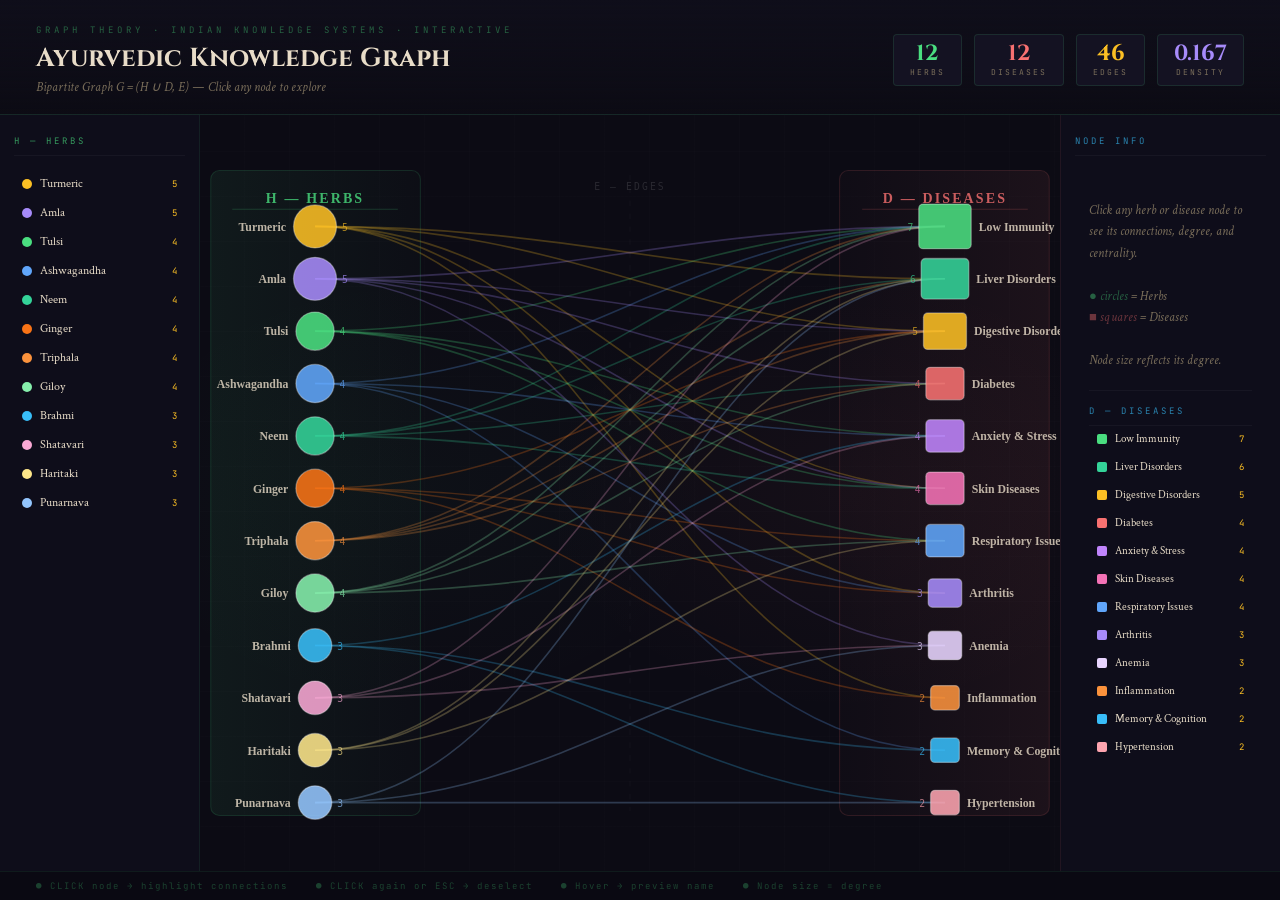
<file: ayurvedic_interactive.html>
<!DOCTYPE html>
<html lang="en">
<head>
<meta charset="UTF-8"/>
<meta name="viewport" content="width=device-width, initial-scale=1.0"/>
<title>Ayurvedic Knowledge Graph — Interactive</title>
<link href="https://fonts.googleapis.com/css2?family=Cinzel:wght@400;600;700&family=Crimson+Text:ital,wght@0,400;0,600;1,400&family=JetBrains+Mono:wght@400;600&display=swap" rel="stylesheet"/>
<style>
  :root {
    --bg:     #0c0b14;
    --bg2:    #141222;
    --bg3:    #1c1930;
    --green:  #4ade80;
    --red:    #f87171;
    --gold:   #fbbf24;
    --purple: #a78bfa;
    --blue:   #38bdf8;
    --text:   #e8dcc8;
    --muted:  #7a6e5a;
    --dim:    #2a2440;
  }
  *, *::before, *::after { box-sizing: border-box; margin: 0; padding: 0; }
  body {
    font-family: 'Crimson Text', Georgia, serif;
    background: var(--bg);
    color: var(--text);
    min-height: 100vh;
    display: flex;
    flex-direction: column;
  }

  /* ── Header ── */
  header {
    padding: 24px 36px 18px;
    border-bottom: 1px solid #4ade8020;
    display: flex; align-items: center; justify-content: space-between; flex-wrap: wrap; gap: 16px;
    background: linear-gradient(180deg, #0f0e1a 0%, transparent 100%);
  }
  .logo-block .eyebrow {
    font-family: 'JetBrains Mono', monospace;
    font-size: 9px; letter-spacing: 4px; color: #4ade8066; margin-bottom: 5px;
  }
  .logo-block h1 {
    font-family: 'Cinzel', serif;
    font-size: clamp(16px, 2.5vw, 26px);
    font-weight: 700; color: var(--text);
  }
  .logo-block .sub {
    font-style: italic; font-size: 13px; color: var(--muted); margin-top: 3px;
  }
  .header-stats { display: flex; gap: 12px; flex-wrap: wrap; }
  .hstat {
    background: var(--bg2); border: 1px solid #4ade8020;
    border-radius: 4px; padding: 8px 16px; text-align: center;
  }
  .hstat .n { font-family: 'Cinzel', serif; font-size: 22px; font-weight: 700; line-height: 1; }
  .hstat .l { font-family: 'JetBrains Mono', monospace; font-size: 8px; letter-spacing: 2px; color: var(--muted); margin-top: 2px; }

  /* ── Layout ── */
  .workspace {
    flex: 1;
    display: grid;
    grid-template-columns: 200px 1fr 220px;
    gap: 0;
    min-height: 0;
  }
  @media (max-width: 900px) {
    .workspace { grid-template-columns: 1fr; }
    .side-panel { display: none; }
  }

  /* ── Side panels ── */
  .side-panel {
    border-right: 1px solid #4ade8015;
    padding: 20px 14px;
    overflow-y: auto;
    background: #0e0d1a;
  }
  .side-panel.right { border-right: none; border-left: 1px solid #f8717115; background: #0e0d1a; }
  .panel-title {
    font-family: 'JetBrains Mono', monospace;
    font-size: 9px; letter-spacing: 3px; margin-bottom: 14px; padding-bottom: 8px;
    border-bottom: 1px solid #ffffff0a;
  }
  .node-list-item {
    display: flex; align-items: center; gap: 8px;
    padding: 6px 8px; border-radius: 4px; cursor: pointer;
    transition: background 0.15s; margin-bottom: 2px;
    font-size: 12px;
  }
  .node-list-item:hover { background: #ffffff0a; }
  .node-list-item.selected { background: #4ade8015; }
  .node-dot {
    width: 10px; height: 10px; border-radius: 50%; flex-shrink: 0;
  }
  .node-sq {
    width: 10px; height: 10px; border-radius: 2px; flex-shrink: 0;
  }
  .node-name { flex: 1; color: var(--text); }
  .node-deg {
    font-family: 'JetBrains Mono', monospace;
    font-size: 9px; color: var(--gold);
  }

  /* ── SVG canvas ── */
  .canvas-wrap {
    position: relative;
    overflow: hidden;
    background:
      radial-gradient(ellipse 55% 45% at 25% 50%, #4ade8007 0%, transparent 65%),
      radial-gradient(ellipse 55% 45% at 75% 50%, #f871710a 0%, transparent 65%),
      repeating-linear-gradient(0deg, transparent, transparent 44px, #ffffff02 44px, #ffffff02 45px),
      repeating-linear-gradient(90deg, transparent, transparent 44px, #ffffff02 44px, #ffffff02 45px);
  }
  #graph-svg {
    width: 100%; height: 100%; display: block;
    cursor: default;
  }

  /* ── Info panel (right) ── */
  .info-box {
    padding: 18px 14px;
    font-size: 13px; line-height: 1.65;
  }
  .info-empty {
    color: var(--muted); font-style: italic; font-size: 13px; margin-top: 12px;
  }
  .info-name {
    font-family: 'Cinzel', serif; font-size: 16px; font-weight: 700; margin-bottom: 2px;
  }
  .info-latin { font-style: italic; font-size: 12px; color: var(--muted); margin-bottom: 12px; }
  .info-type {
    font-family: 'JetBrains Mono', monospace;
    font-size: 9px; letter-spacing: 3px; margin-bottom: 10px;
  }
  .info-row {
    display: flex; justify-content: space-between; padding: 5px 0;
    border-bottom: 1px solid #ffffff07; font-size: 12px;
  }
  .info-row .k { color: var(--muted); }
  .info-row .v { font-family: 'JetBrains Mono', monospace; color: var(--text); }
  .conn-list { margin-top: 12px; }
  .conn-title {
    font-family: 'JetBrains Mono', monospace;
    font-size: 9px; letter-spacing: 2px; color: var(--muted); margin-bottom: 8px;
  }
  .conn-tag {
    display: inline-block; padding: 3px 9px; border-radius: 3px;
    font-size: 11px; margin: 2px; cursor: pointer; transition: opacity 0.15s;
  }
  .conn-tag:hover { opacity: 0.75; }

  /* ── Instruction bar ── */
  .hint-bar {
    padding: 8px 36px;
    background: #0a0912;
    border-top: 1px solid #4ade8015;
    font-family: 'JetBrains Mono', monospace;
    font-size: 9px; letter-spacing: 2px; color: #4ade8044;
    display: flex; gap: 28px; flex-wrap: wrap;
  }
  .hint-bar span { display: flex; align-items: center; gap: 6px; }

  /* ── SVG element styles (set via JS) ── */
  .graph-edge {
    stroke-width: 1.5;
    fill: none;
    transition: stroke 0.18s, stroke-width 0.18s, stroke-opacity 0.18s;
    pointer-events: none;
  }
  .graph-node { cursor: pointer; }
  .graph-node circle, .graph-node rect {
    transition: opacity 0.18s, filter 0.18s;
  }
</style>
</head>
<body>

<header>
  <div class="logo-block">
    <div class="eyebrow">GRAPH THEORY · INDIAN KNOWLEDGE SYSTEMS · INTERACTIVE</div>
    <h1>Ayurvedic Knowledge Graph</h1>
    <div class="sub">Bipartite Graph  G = (H ∪ D, E) — Click any node to explore</div>
  </div>
  <div class="header-stats">
    <div class="hstat"><div class="n" style="color:#4ade80">12</div><div class="l">HERBS</div></div>
    <div class="hstat"><div class="n" style="color:#f87171">12</div><div class="l">DISEASES</div></div>
    <div class="hstat"><div class="n" style="color:#fbbf24">46</div><div class="l">EDGES</div></div>
    <div class="hstat"><div class="n" style="color:#a78bfa">0.167</div><div class="l">DENSITY</div></div>
  </div>
</header>

<div class="workspace">

  <!-- Left: herb list -->
  <div class="side-panel" id="herb-list-panel">
    <div class="panel-title" style="color:#4ade80aa">H — HERBS</div>
    <div id="herb-list"></div>
  </div>

  <!-- Centre: SVG graph -->
  <div class="canvas-wrap" id="canvas-wrap">
    <svg id="graph-svg" viewBox="0 0 800 620" preserveAspectRatio="xMidYMid meet">
      <defs>
        <filter id="glow-green" x="-50%" y="-50%" width="200%" height="200%">
          <feGaussianBlur stdDeviation="4" result="blur"/>
          <feMerge><feMergeNode in="blur"/><feMergeNode in="SourceGraphic"/></feMerge>
        </filter>
        <filter id="glow-red" x="-50%" y="-50%" width="200%" height="200%">
          <feGaussianBlur stdDeviation="4" result="blur"/>
          <feMerge><feMergeNode in="blur"/><feMergeNode in="SourceGraphic"/></feMerge>
        </filter>
        <filter id="glow-gold" x="-60%" y="-60%" width="220%" height="220%">
          <feGaussianBlur stdDeviation="6" result="blur"/>
          <feMerge><feMergeNode in="blur"/><feMergeNode in="SourceGraphic"/></feMerge>
        </filter>
        <!-- Column panel backgrounds -->
        <linearGradient id="grad-herb" x1="0%" y1="0%" x2="100%" y2="0%">
          <stop offset="0%" style="stop-color:#4ade8012"/>
          <stop offset="100%" style="stop-color:#4ade8004"/>
        </linearGradient>
        <linearGradient id="grad-dis" x1="0%" y1="0%" x2="100%" y2="0%">
          <stop offset="0%" style="stop-color:#f8717104"/>
          <stop offset="100%" style="stop-color:#f8717112"/>
        </linearGradient>
      </defs>

      <!-- Column backgrounds -->
      <rect x="10" y="10" width="195" height="600" rx="8"
            fill="url(#grad-herb)" stroke="#4ade8025" stroke-width="1"/>
      <rect x="595" y="10" width="195" height="600" rx="8"
            fill="url(#grad-dis)" stroke="#f8717125" stroke-width="1"/>

      <!-- Column headers -->
      <text x="107" y="40" text-anchor="middle" font-family="serif"
            font-size="13" font-weight="bold" fill="#4ade80cc" letter-spacing="2">H — HERBS</text>
      <line x1="30" y1="46" x2="184" y2="46" stroke="#4ade8030" stroke-width="1"/>

      <text x="693" y="40" text-anchor="middle" font-family="serif"
            font-size="13" font-weight="bold" fill="#f87171cc" letter-spacing="2">D — DISEASES</text>
      <line x1="616" y1="46" x2="770" y2="46" stroke="#f8717130" stroke-width="1"/>

      <!-- Centre label -->
      <text x="400" y="28" text-anchor="middle" font-family="monospace"
            font-size="9" fill="#ffffff20" letter-spacing="2">E — EDGES</text>
      <line x1="400" y1="14" x2="400" y2="606" stroke="#ffffff08"
            stroke-width="1" stroke-dasharray="5 7"/>

      <!-- Edges group -->
      <g id="edges-group"></g>
      <!-- Nodes group -->
      <g id="nodes-group"></g>
    </svg>
  </div>

  <!-- Right: info panel -->
  <div class="side-panel right">
    <div class="panel-title" style="color:#38bdf8aa">NODE INFO</div>
    <div class="info-box" id="info-box">
      <div class="info-empty">
        Click any herb or disease node to see its connections, degree, and centrality.
        <br/><br/>
        <span style="color:#4ade8066">● circles</span> = Herbs<br/>
        <span style="color:#f8717166">■ squares</span> = Diseases<br/><br/>
        Node size reflects its degree.
      </div>
    </div>
    <div class="panel-title" style="color:#38bdf8aa; margin: 0 14px; padding-top:14px; border-top:1px solid #ffffff0a;">D — DISEASES</div>
    <div id="disease-list" style="padding: 0 14px 14px;"></div>
  </div>

</div>

<div class="hint-bar">
  <span>● CLICK node → highlight connections</span>
  <span>● CLICK again or ESC → deselect</span>
  <span>● Hover → preview name</span>
  <span>● Node size = degree</span>
</div>

<script>
// ── DATA ──────────────────────────────────────────────────────────────────────
const HERBS = [
  { id:"tulsi",       name:"Tulsi",       latin:"Ocimum sanctum",       color:"#4ade80", deg:4 },
  { id:"ashwagandha", name:"Ashwagandha", latin:"Withania somnifera",   color:"#60a5fa", deg:4 },
  { id:"turmeric",    name:"Turmeric",    latin:"Curcuma longa",        color:"#fbbf24", deg:5 },
  { id:"neem",        name:"Neem",        latin:"Azadirachta indica",   color:"#34d399", deg:4 },
  { id:"ginger",      name:"Ginger",      latin:"Zingiber officinale",  color:"#f97316", deg:4 },
  { id:"amla",        name:"Amla",        latin:"Phyllanthus emblica",  color:"#a78bfa", deg:5 },
  { id:"brahmi",      name:"Brahmi",      latin:"Bacopa monnieri",      color:"#38bdf8", deg:3 },
  { id:"triphala",    name:"Triphala",    latin:"Three-fruit blend",    color:"#fb923c", deg:4 },
  { id:"giloy",       name:"Giloy",       latin:"Tinospora cordifolia", color:"#86efac", deg:4 },
  { id:"shatavari",   name:"Shatavari",   latin:"Asparagus racemosus",  color:"#f9a8d4", deg:3 },
  { id:"haritaki",    name:"Haritaki",    latin:"Terminalia chebula",   color:"#fde68a", deg:3 },
  { id:"punarnava",   name:"Punarnava",   latin:"Boerhavia diffusa",    color:"#93c5fd", deg:3 },
];

const DISEASES = [
  { id:"diabetes",    name:"Diabetes",            color:"#f87171", deg:4 },
  { id:"inflam",      name:"Inflammation",         color:"#fb923c", deg:2 },
  { id:"anxiety",     name:"Anxiety & Stress",     color:"#c084fc", deg:4 },
  { id:"digestive",   name:"Digestive Disorders",  color:"#fbbf24", deg:5 },
  { id:"immunity",    name:"Low Immunity",          color:"#4ade80", deg:7 },
  { id:"skin",        name:"Skin Diseases",         color:"#f472b6", deg:4 },
  { id:"respiratory", name:"Respiratory Issues",    color:"#60a5fa", deg:4 },
  { id:"liver",       name:"Liver Disorders",       color:"#34d399", deg:6 },
  { id:"arthritis",   name:"Arthritis",             color:"#a78bfa", deg:3 },
  { id:"memory",      name:"Memory & Cognition",    color:"#38bdf8", deg:2 },
  { id:"hyper",       name:"Hypertension",          color:"#fda4af", deg:2 },
  { id:"anemia",      name:"Anemia",                color:"#e9d5ff", deg:3 },
];

const EDGES = [
  ["tulsi","immunity"],["tulsi","respiratory"],["tulsi","anxiety"],["tulsi","skin"],
  ["ashwagandha","anxiety"],["ashwagandha","memory"],["ashwagandha","immunity"],["ashwagandha","arthritis"],
  ["turmeric","inflam"],["turmeric","arthritis"],["turmeric","digestive"],["turmeric","skin"],["turmeric","liver"],
  ["neem","skin"],["neem","diabetes"],["neem","liver"],["neem","immunity"],
  ["ginger","digestive"],["ginger","inflam"],["ginger","respiratory"],["ginger","arthritis"],
  ["amla","immunity"],["amla","diabetes"],["amla","anemia"],["amla","digestive"],["amla","skin"],
  ["brahmi","memory"],["brahmi","anxiety"],["brahmi","hyper"],
  ["triphala","digestive"],["triphala","diabetes"],["triphala","liver"],["triphala","immunity"],
  ["giloy","immunity"],["giloy","diabetes"],["giloy","liver"],["giloy","respiratory"],
  ["shatavari","anemia"],["shatavari","immunity"],["shatavari","anxiety"],
  ["haritaki","digestive"],["haritaki","respiratory"],["haritaki","liver"],
  ["punarnava","anemia"],["punarnava","hyper"],["punarnava","liver"],
];

// ── LAYOUT ───────────────────────────────────────────────────────────────────
const SVG_W = 800, SVG_H = 620;
const HERB_X = 107,  DIS_X = 693;
const TOP_Y  = 62,   BOT_Y = 598;

// Sort by degree descending so high-degree nodes are in the middle
const herbsSorted = [...HERBS].sort((a,b) => b.deg - a.deg);
const disSorted   = [...DISEASES].sort((a,b) => b.deg - a.deg);

const herbPos = {}, disPos = {};
herbsSorted.forEach((h, i) => {
  herbPos[h.id] = { x: HERB_X, y: TOP_Y + (BOT_Y - TOP_Y) * i / (herbsSorted.length - 1) };
});
disSorted.forEach((d, i) => {
  disPos[d.id] = { x: DIS_X, y: TOP_Y + (BOT_Y - TOP_Y) * i / (disSorted.length - 1) };
});

// ── BUILD GRAPH SVG ──────────────────────────────────────────────────────────
const edgesG = document.getElementById('edges-group');
const nodesG = document.getElementById('nodes-group');

// Draw edges
EDGES.forEach(([hid, did], i) => {
  const hp = herbPos[hid], dp = disPos[did];
  const herb = HERBS.find(h => h.id === hid);

  const path = document.createElementNS("http://www.w3.org/2000/svg", "path");
  // Cubic bezier — curves through the centre
  const cx1 = hp.x + (dp.x - hp.x) * 0.42;
  const cx2 = hp.x + (dp.x - hp.x) * 0.58;
  path.setAttribute("d", `M ${hp.x} ${hp.y} C ${cx1} ${hp.y}, ${cx2} ${dp.y}, ${dp.x} ${dp.y}`);
  path.setAttribute("class", "graph-edge");
  path.setAttribute("stroke", herb.color + "40");
  path.setAttribute("data-herb", hid);
  path.setAttribute("data-dis", did);
  path.setAttribute("id", `edge-${hid}-${did}`);
  edgesG.appendChild(path);
});

// Draw nodes
function nodeRadius(deg) { return 9 + deg * 2.2; }

// Herb nodes
HERBS.forEach(herb => {
  const { x, y } = herbPos[herb.id];
  const r = nodeRadius(herb.deg);

  const g = document.createElementNS("http://www.w3.org/2000/svg", "g");
  g.setAttribute("class", "graph-node");
  g.setAttribute("data-id", herb.id);
  g.setAttribute("data-type", "herb");
  g.style.cursor = "pointer";

  // Glow ring (hidden by default, shown on select)
  const ring = document.createElementNS("http://www.w3.org/2000/svg", "circle");
  ring.setAttribute("cx", x); ring.setAttribute("cy", y); ring.setAttribute("r", r + 9);
  ring.setAttribute("fill", "none");
  ring.setAttribute("stroke", herb.color);
  ring.setAttribute("stroke-width", "2");
  ring.setAttribute("opacity", "0");
  ring.setAttribute("class", "select-ring");
  ring.style.transition = "opacity 0.2s";
  g.appendChild(ring);

  // Main circle
  const c = document.createElementNS("http://www.w3.org/2000/svg", "circle");
  c.setAttribute("cx", x); c.setAttribute("cy", y); c.setAttribute("r", r);
  c.setAttribute("fill", herb.color + "e0");
  c.setAttribute("stroke", "#ffffff55"); c.setAttribute("stroke-width", "1.2");
  c.style.transition = "opacity 0.2s";
  g.appendChild(c);

  // Label (to the left)
  const t = document.createElementNS("http://www.w3.org/2000/svg", "text");
  t.setAttribute("x", x - r - 7); t.setAttribute("y", y + 4);
  t.setAttribute("text-anchor", "end");
  t.setAttribute("font-family", "serif");
  t.setAttribute("font-size", "11");
  t.setAttribute("font-weight", "bold");
  t.setAttribute("fill", "#e8dcc8cc");
  t.style.pointerEvents = "none";
  t.style.transition = "fill 0.2s";
  t.textContent = herb.name;
  t.setAttribute("class", "node-label");
  g.appendChild(t);

  // Degree badge
  const deg = document.createElementNS("http://www.w3.org/2000/svg", "text");
  deg.setAttribute("x", x + r + 5); deg.setAttribute("y", y + 4);
  deg.setAttribute("font-family", "monospace"); deg.setAttribute("font-size", "9");
  deg.setAttribute("fill", herb.color + "aa");
  deg.style.pointerEvents = "none";
  deg.textContent = `${herb.deg}`;
  g.appendChild(deg);

  g.addEventListener("click", () => selectNode(herb.id, "herb"));
  g.addEventListener("mouseenter", () => hoverNode(herb.id, "herb"));
  g.addEventListener("mouseleave", () => unhover());

  nodesG.appendChild(g);
});

// Disease nodes
DISEASES.forEach(dis => {
  const { x, y } = disPos[dis.id];
  const r = nodeRadius(dis.deg);
  const hw = r, hh = r * 0.85;

  const g = document.createElementNS("http://www.w3.org/2000/svg", "g");
  g.setAttribute("class", "graph-node");
  g.setAttribute("data-id", dis.id);
  g.setAttribute("data-type", "disease");
  g.style.cursor = "pointer";

  // Glow ring
  const ring = document.createElementNS("http://www.w3.org/2000/svg", "rect");
  ring.setAttribute("x", x - hw - 7); ring.setAttribute("y", y - hh - 7);
  ring.setAttribute("width", (hw + 7) * 2); ring.setAttribute("height", (hh + 7) * 2);
  ring.setAttribute("rx", "5");
  ring.setAttribute("fill", "none");
  ring.setAttribute("stroke", dis.color);
  ring.setAttribute("stroke-width", "2");
  ring.setAttribute("opacity", "0");
  ring.setAttribute("class", "select-ring");
  ring.style.transition = "opacity 0.2s";
  g.appendChild(ring);

  // Main square
  const sq = document.createElementNS("http://www.w3.org/2000/svg", "rect");
  sq.setAttribute("x", x - hw); sq.setAttribute("y", y - hh);
  sq.setAttribute("width", hw * 2); sq.setAttribute("height", hh * 2);
  sq.setAttribute("rx", "4");
  sq.setAttribute("fill", dis.color + "e0");
  sq.setAttribute("stroke", "#ffffff55"); sq.setAttribute("stroke-width", "1.2");
  sq.style.transition = "opacity 0.2s";
  g.appendChild(sq);

  // Label (to the right)
  const t = document.createElementNS("http://www.w3.org/2000/svg", "text");
  t.setAttribute("x", x + hw + 7); t.setAttribute("y", y + 4);
  t.setAttribute("text-anchor", "start");
  t.setAttribute("font-family", "serif");
  t.setAttribute("font-size", "11");
  t.setAttribute("font-weight", "bold");
  t.setAttribute("fill", "#e8dcc8cc");
  t.style.pointerEvents = "none";
  t.style.transition = "fill 0.2s";
  t.textContent = dis.name;
  t.setAttribute("class", "node-label");
  g.appendChild(t);

  // Degree badge
  const deg = document.createElementNS("http://www.w3.org/2000/svg", "text");
  deg.setAttribute("x", x - hw - 5); deg.setAttribute("y", y + 4);
  deg.setAttribute("font-family", "monospace"); deg.setAttribute("font-size", "9");
  deg.setAttribute("text-anchor", "end");
  deg.setAttribute("fill", dis.color + "aa");
  deg.style.pointerEvents = "none";
  deg.textContent = `${dis.deg}`;
  g.appendChild(deg);

  g.addEventListener("click", () => selectNode(dis.id, "disease"));
  g.addEventListener("mouseenter", () => hoverNode(dis.id, "disease"));
  g.addEventListener("mouseleave", () => unhover());

  nodesG.appendChild(g);
});

// ── INTERACTION STATE ─────────────────────────────────────────────────────────
let selectedId   = null;
let selectedType = null;

function getConnectedIds(nodeId, type) {
  if (type === "herb")    return EDGES.filter(e => e[0] === nodeId).map(e => e[1]);
  if (type === "disease") return EDGES.filter(e => e[1] === nodeId).map(e => e[0]);
  return [];
}

function selectNode(id, type) {
  if (selectedId === id) {
    clearSelection(); return;
  }
  selectedId   = id;
  selectedType = type;
  applySelection(id, type);
  showInfo(id, type);
  highlightSideList(id);
}

function applySelection(id, type) {
  const connectedIds = getConnectedIds(id, type);

  // Dim ALL edges first
  document.querySelectorAll('.graph-edge').forEach(e => {
    e.setAttribute("stroke", "#ffffff08");
    e.setAttribute("stroke-width", "1");
  });

  // Dim ALL nodes
  document.querySelectorAll('.graph-node').forEach(g => {
    const nodeId = g.getAttribute("data-id");
    const isSelected  = nodeId === id;
    const isConnected = connectedIds.includes(nodeId);
    const shapes = g.querySelectorAll("circle:not(.select-ring), rect:not(.select-ring)");
    const labels = g.querySelectorAll("text.node-label");
    const rings  = g.querySelectorAll(".select-ring");

    if (isSelected) {
      shapes.forEach(s => s.style.opacity = "1");
      labels.forEach(l => { l.setAttribute("fill", "#ffffff"); l.setAttribute("font-size", "12"); });
      rings.forEach(r => r.setAttribute("opacity", "0.7"));
      g.style.filter = "url(#glow-gold)";
    } else if (isConnected) {
      shapes.forEach(s => s.style.opacity = "0.95");
      labels.forEach(l => { l.setAttribute("fill", "#e8dcc8ee"); l.setAttribute("font-size", "11"); });
      rings.forEach(r => r.setAttribute("opacity", "0"));
      g.style.filter = "";
    } else {
      shapes.forEach(s => s.style.opacity = "0.12");
      labels.forEach(l => { l.setAttribute("fill", "#ffffff22"); l.setAttribute("font-size", "11"); });
      rings.forEach(r => r.setAttribute("opacity", "0"));
      g.style.filter = "";
    }
  });

  // Light up connected edges
  const selectedNode = (type === "herb" ? HERBS : DISEASES).find(n => n.id === id);
  connectedIds.forEach(cid => {
    const edgeId = type === "herb"
      ? `edge-${id}-${cid}`
      : `edge-${cid}-${id}`;
    const edge = document.getElementById(edgeId);
    if (edge) {
      edge.setAttribute("stroke", selectedNode.color + "cc");
      edge.setAttribute("stroke-width", "2.5");
    }
  });
}

function clearSelection() {
  selectedId = null; selectedType = null;
  // Reset all nodes
  document.querySelectorAll('.graph-node').forEach(g => {
    const shapes = g.querySelectorAll("circle:not(.select-ring), rect:not(.select-ring)");
    const labels = g.querySelectorAll("text.node-label");
    const rings  = g.querySelectorAll(".select-ring");
    shapes.forEach(s => s.style.opacity = "1");
    labels.forEach(l => { l.setAttribute("fill", "#e8dcc8cc"); l.setAttribute("font-size", "11"); });
    rings.forEach(r => r.setAttribute("opacity", "0"));
    g.style.filter = "";
  });
  // Reset all edges
  document.querySelectorAll('.graph-edge').forEach(e => {
    const hid = e.getAttribute("data-herb");
    const herb = HERBS.find(h => h.id === hid);
    e.setAttribute("stroke", herb.color + "40");
    e.setAttribute("stroke-width", "1.5");
  });
  // Clear info
  document.getElementById("info-box").innerHTML =
    `<div class="info-empty">Click any herb or disease node to see its connections, degree, and centrality.<br/><br/>
    <span style="color:#4ade8066">● circles</span> = Herbs<br/>
    <span style="color:#f8717166">■ squares</span> = Diseases<br/><br/>
    Node size reflects its degree.</div>`;
  // Clear sidebar highlights
  document.querySelectorAll('.node-list-item').forEach(el => el.classList.remove("selected"));
}

function hoverNode(id, type) {
  if (selectedId) return; // don't interfere with selection
  const connectedIds = getConnectedIds(id, type);
  document.querySelectorAll('.graph-edge').forEach(e => {
    const hid = e.getAttribute("data-herb");
    const did = e.getAttribute("data-dis");
    const isConn = (type === "herb" && hid === id) || (type === "disease" && did === id);
    if (!isConn) e.setAttribute("stroke", "#ffffff06");
    else {
      const herb = HERBS.find(h => h.id === hid);
      e.setAttribute("stroke", herb.color + "99");
      e.setAttribute("stroke-width", "2");
    }
  });
  document.querySelectorAll('.graph-node').forEach(g => {
    const nid = g.getAttribute("data-id");
    const shapes = g.querySelectorAll("circle:not(.select-ring), rect:not(.select-ring)");
    if (nid === id || connectedIds.includes(nid)) shapes.forEach(s => s.style.opacity = "1");
    else shapes.forEach(s => s.style.opacity = "0.2");
  });
}

function unhover() {
  if (selectedId) return;
  clearSelection();
}

function showInfo(id, type) {
  const node = (type === "herb" ? HERBS : DISEASES).find(n => n.id === id);
  const connected = getConnectedIds(id, type);
  const otherList = type === "herb" ? DISEASES : HERBS;
  const centrality = (node.deg / 23).toFixed(4);

  const connHtml = connected.map(cid => {
    const other = otherList.find(n => n.id === cid);
    return `<span class="conn-tag" style="background:${other.color}22;border:1px solid ${other.color}55;color:${other.color}"
      onclick="selectNode('${other.id}','${type === 'herb' ? 'disease' : 'herb'}')">${other.name}</span>`;
  }).join('');

  document.getElementById("info-box").innerHTML = `
    <div class="info-type" style="color:${node.color}aa">${type === 'herb' ? '● HERB' : '■ DISEASE'}</div>
    <div class="info-name" style="color:${node.color}">${node.name}</div>
    ${type === 'herb' ? `<div class="info-latin">${node.latin}</div>` : '<div style="height:12px"></div>'}
    <div class="info-row"><span class="k">Degree</span><span class="v" style="color:#fbbf24">${node.deg}</span></div>
    <div class="info-row"><span class="k">Centrality C_D</span><span class="v" style="color:#38bdf8">${centrality}</span></div>
    <div class="info-row"><span class="k">Partition</span><span class="v">${type === 'herb' ? 'H (herbs)' : 'D (diseases)'}</span></div>
    <div class="conn-list">
      <div class="conn-title">${type === 'herb' ? 'TREATS →' : '← TREATED BY'}</div>
      ${connHtml}
    </div>`;
}

function highlightSideList(id) {
  document.querySelectorAll('.node-list-item').forEach(el => {
    el.classList.toggle("selected", el.getAttribute("data-id") === id);
  });
}

// ── POPULATE SIDE LISTS ───────────────────────────────────────────────────────
const herbList = document.getElementById("herb-list");
herbsSorted.forEach(h => {
  const div = document.createElement("div");
  div.className = "node-list-item";
  div.setAttribute("data-id", h.id);
  div.innerHTML = `<div class="node-dot" style="background:${h.color}"></div>
    <span class="node-name">${h.name}</span>
    <span class="node-deg">${h.deg}</span>`;
  div.onclick = () => selectNode(h.id, "herb");
  herbList.appendChild(div);
});

const disList = document.getElementById("disease-list");
disSorted.forEach(d => {
  const div = document.createElement("div");
  div.className = "node-list-item";
  div.setAttribute("data-id", d.id);
  div.innerHTML = `<div class="node-sq" style="background:${d.color}"></div>
    <span class="node-name" style="font-size:11px">${d.name}</span>
    <span class="node-deg">${d.deg}</span>`;
  div.onclick = () => selectNode(d.id, "disease");
  disList.appendChild(div);
});

// ── KEYBOARD ESCAPE ───────────────────────────────────────────────────────────
document.addEventListener("keydown", e => { if (e.key === "Escape") clearSelection(); });

// Click background to deselect
document.getElementById("graph-svg").addEventListener("click", e => {
  if (e.target.id === "graph-svg" || e.target.tagName === "svg") clearSelection();
});
</script>
</body>
</html>
</file>
